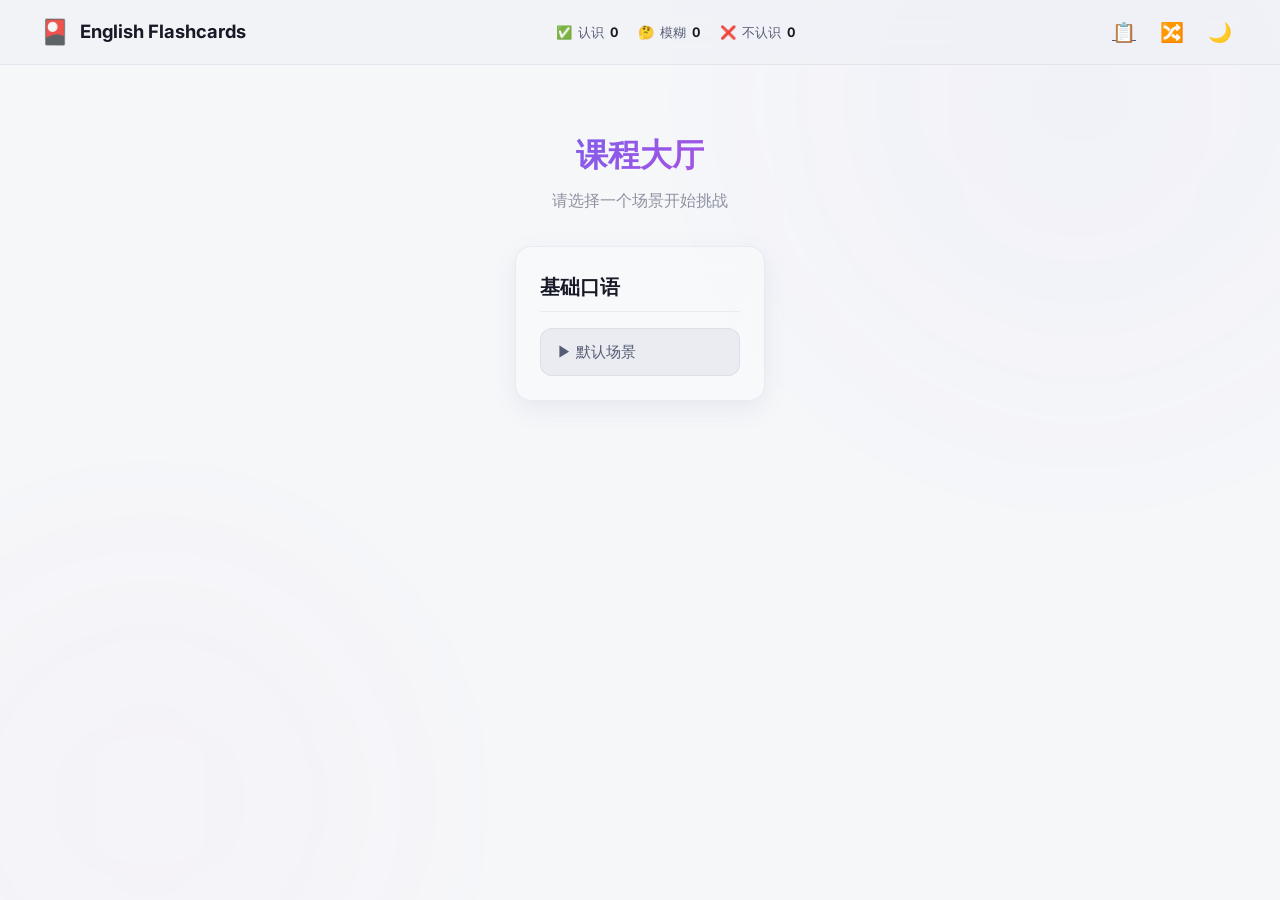
<file: client/index.html>
<!DOCTYPE html>
<html lang="zh-CN">
<head>
  <meta charset="UTF-8">
  <meta name="viewport" content="width=device-width, initial-scale=1.0">
  <meta name="description" content="英语抽认卡学习工具 — 通过翻转卡片、分类浏览和间隔重复高效学习英语日常表达">
  <meta name="theme-color" content="hsl(230, 25%, 8%)">
  <title>英语抽认卡 · English Flashcards</title>
  <link rel="icon" href="data:image/svg+xml,<svg xmlns='http://www.w3.org/2000/svg' viewBox='0 0 100 100'><text y='.9em' font-size='90'>🎴</text></svg>">
  <link rel="stylesheet" href="css/style.css">
</head>
<body>
  <!-- Skip Link -->
  <a href="#main-content" class="skip-link">跳转到主要内容</a>

  <!-- Header -->
  <header class="header">
    <div class="header-inner">
      <a href="/" class="logo" aria-label="英语抽认卡首页">
        <span class="logo-icon" aria-hidden="true">🎴</span>
        <span>English Flashcards</span>
      </a>

      <div class="header-stats" aria-label="学习统计">
        <div class="stat-badge">
          <span aria-hidden="true">✅</span>
          <span>认识</span>
          <span class="stat-value" id="stat-know">0</span>
        </div>
        <div class="stat-badge">
          <span aria-hidden="true">🤔</span>
          <span>模糊</span>
          <span class="stat-value" id="stat-fuzzy">0</span>
        </div>
        <div class="stat-badge">
          <span aria-hidden="true">❌</span>
          <span>不认识</span>
          <span class="stat-value" id="stat-unknown">0</span>
        </div>
      </div>

      <div class="header-actions">
        <a href="history.html" class="btn-icon" aria-label="学习记录" title="学习记录">📋</a>
        <button class="btn-icon" id="btn-shuffle" aria-label="随机打乱卡片" title="随机打乱">
          🔀
        </button>
        <button class="btn-icon" id="btn-theme" aria-label="切换亮色/暗色主题" title="切换主题">
          🌙
        </button>
      </div>
    </div>
  </header>

  <!-- Main Content -->
  <main class="main-content" id="main-content">
    <!-- Directory Section (Default) -->
    <section id="directory-view" class="directory-section" aria-label="课程目录" style="display: block;">
      <div class="directory-header">
        <h2>课程大厅</h2>
        <p>请选择一个场景开始挑战</p>
      </div>
      <div id="category-list" class="category-list">
        <p>加载课程目录中...</p>
      </div>
    </section>

    <!-- Card Section (Hidden by Default) -->
    <section id="study-view" class="card-section" aria-label="抽认卡学习区域" style="display: none;">
      <!-- Scene Header -->
      <div class="scene-header">
        <button id="btn-back-dir" class="btn-icon">← 返回目录</button>
        <h2 id="current-scene-title" class="scene-title">加载中...</h2>
      </div>

      <!-- Progress -->
      <div class="progress-info">
        <span id="progress-text">0 / 0 已学习</span>
        <span id="progress-percent">0%</span>
      </div>
      <div class="progress-bar-track" role="progressbar" aria-valuemin="0" aria-valuemax="100" aria-valuenow="0" id="progress-bar">
        <div class="progress-bar-fill" id="progress-fill" style="width: 0%"></div>
      </div>

      <!-- Flashcard -->
      <div class="card-container" id="card-container" role="button" tabindex="0" aria-label="点击或按空格翻转卡片">
        <div class="card" id="card">
          <div class="card-face card-front">
            <span class="card-label">问题 · Question</span>
            <p class="card-text" id="card-question">加载中…</p>
            <span class="card-hint" aria-hidden="true">
              点击翻转 · Press Space
            </span>
          </div>
          <div class="card-face card-back">
            <span class="card-label">答案 · Answer</span>
            <p class="card-text" id="card-answer"></p>
            <span class="card-hint" aria-hidden="true">
              评价你的掌握程度
            </span>
          </div>
        </div>
        <!-- Rating Feedback Overlay -->
        <div class="card-feedback" id="card-feedback" aria-live="polite">
          <span class="feedback-icon" id="feedback-icon"></span>
          <span class="feedback-text" id="feedback-text"></span>
        </div>
      </div>

      <!-- Card Navigation -->
      <div class="card-nav">
        <button class="btn-nav" id="btn-prev" aria-label="上一张卡片" title="上一张 (←)">
          ←
        </button>
        <span class="card-counter" id="card-counter" aria-live="polite">0 / 0</span>
        <button class="btn-nav" id="btn-next" aria-label="下一张卡片" title="下一张 (→)">
          →
        </button>
      </div>

      <!-- Rating Buttons -->
      <div class="rating-bar" aria-label="自评区域">
        <button class="btn-rate rate-know" id="btn-know" aria-label="认识这张卡片">
          <span aria-hidden="true">✅</span>
          认识
          <span class="rate-key">1</span>
        </button>
        <button class="btn-rate rate-fuzzy" id="btn-fuzzy" aria-label="模糊记忆">
          <span aria-hidden="true">🤔</span>
          模糊
          <span class="rate-key">2</span>
        </button>
        <button class="btn-rate rate-unknown" id="btn-unknown" aria-label="不认识这张卡片">
          <span aria-hidden="true">❌</span>
          不认识
          <span class="rate-key">3</span>
        </button>
      </div>
    </section>

    <!-- Keyboard Shortcuts -->
    <div class="shortcuts-panel" aria-label="键盘快捷键" id="shortcuts-panel" style="display: none;">
      <div class="shortcut"><kbd>Space</kbd> 翻转</div>
      <div class="shortcut"><kbd>←</kbd> 上一张</div>
      <div class="shortcut"><kbd>→</kbd> 下一张</div>
      <div class="shortcut"><kbd>1</kbd> 认识</div>
      <div class="shortcut"><kbd>2</kbd> 模糊</div>
      <div class="shortcut"><kbd>3</kbd> 不认识</div>
    </div>
  </main>

  <script src="js/app.js"></script>
</body>
</html>
</file>
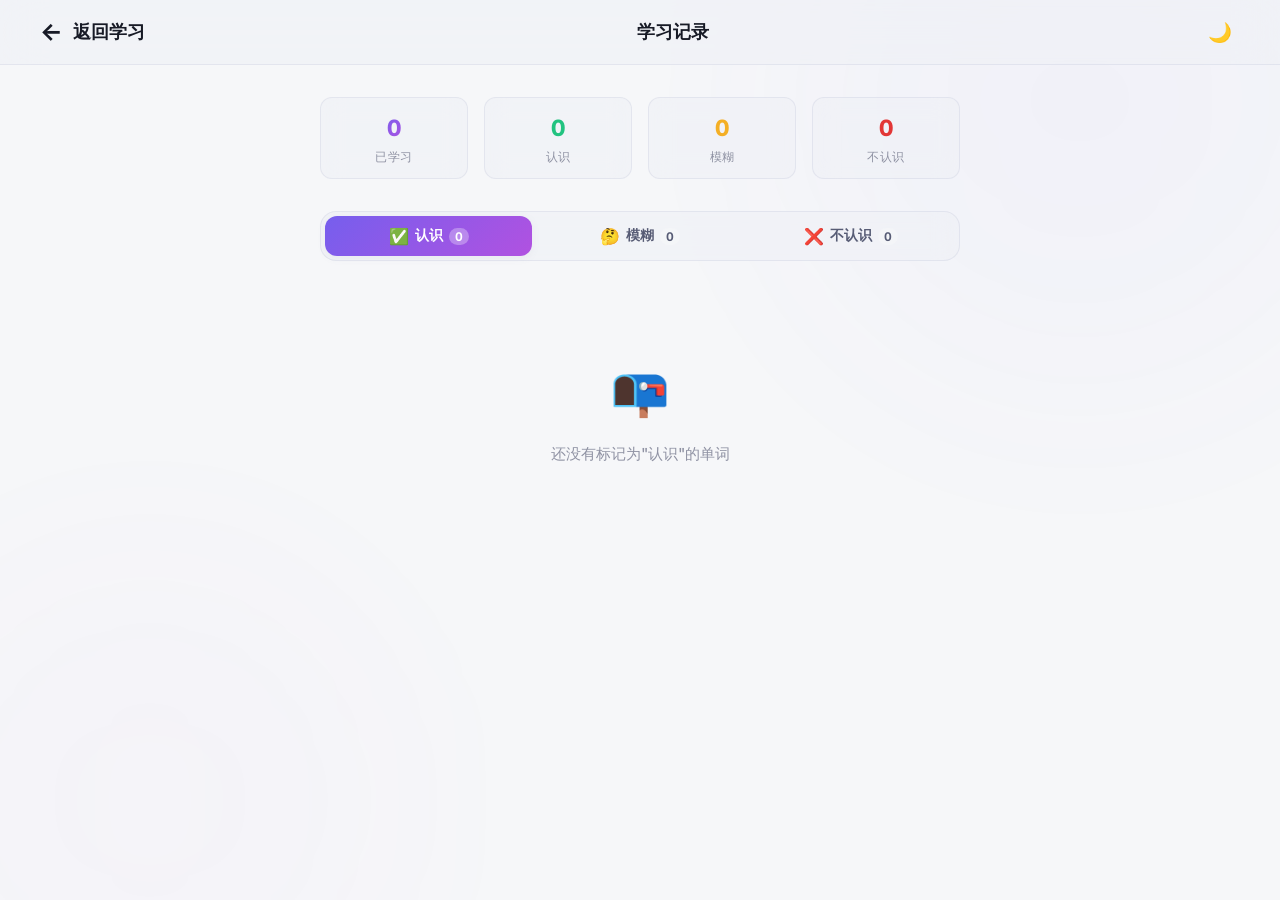
<file: client/history.html>
<!DOCTYPE html>
<html lang="zh-CN" data-theme="dark">
<head>
  <meta charset="UTF-8" />
  <meta name="viewport" content="width=device-width, initial-scale=1.0" />
  <meta name="theme-color" content="hsl(230, 25%, 8%)" />
  <title>学习记录 · Study History</title>
  <link rel="stylesheet" href="css/style.css" />
</head>
<body>
  <!-- Skip Link -->
  <a href="#main-content" class="skip-link">跳转到主要内容</a>

  <!-- Header -->
  <header class="header">
    <div class="header-inner">
      <a href="index.html" class="logo" aria-label="返回主页">
        <span class="logo-icon">←</span>
        <span>返回学习</span>
      </a>

      <h1 class="page-title">学习记录</h1>

      <div class="header-actions">
        <button class="btn-icon" id="btn-theme" aria-label="切换主题" title="切换主题">🌙</button>
      </div>
    </div>
  </header>

  <!-- Main Content -->
  <main class="main-content" id="main-content">

    <!-- Stats Summary -->
    <div class="history-stats">
      <div class="history-stat-item">
        <span class="history-stat-value" id="stat-total">0</span>
        <span class="history-stat-label">已学习</span>
      </div>
      <div class="history-stat-item">
        <span class="history-stat-value stat-know" id="stat-know-count">0</span>
        <span class="history-stat-label">认识</span>
      </div>
      <div class="history-stat-item">
        <span class="history-stat-value stat-fuzzy" id="stat-fuzzy-count">0</span>
        <span class="history-stat-label">模糊</span>
      </div>
      <div class="history-stat-item">
        <span class="history-stat-value stat-unknown" id="stat-unknown-count">0</span>
        <span class="history-stat-label">不认识</span>
      </div>
    </div>

    <!-- Tab Bar -->
    <nav class="tab-bar" role="tablist" aria-label="评分分类">
      <button class="tab active" role="tab" aria-selected="true" data-tab="know" id="tab-know">
        <span class="tab-icon">✅</span>
        <span class="tab-label">认识</span>
        <span class="tab-count" id="tab-know-count">0</span>
      </button>
      <button class="tab" role="tab" aria-selected="false" data-tab="fuzzy" id="tab-fuzzy">
        <span class="tab-icon">🤔</span>
        <span class="tab-label">模糊</span>
        <span class="tab-count" id="tab-fuzzy-count">0</span>
      </button>
      <button class="tab" role="tab" aria-selected="false" data-tab="unknown" id="tab-unknown">
        <span class="tab-icon">❌</span>
        <span class="tab-label">不认识</span>
        <span class="tab-count" id="tab-unknown-count">0</span>
      </button>
    </nav>

    <!-- Card List -->
    <div class="card-list" id="card-list" role="tabpanel">
      <!-- Dynamically generated -->
    </div>

    <!-- Empty State -->
    <div class="empty-state" id="empty-state" style="display: none;">
      <span class="empty-icon">📭</span>
      <p class="empty-text" id="empty-text">该分类下暂无单词</p>
    </div>

  </main>

  <!-- Study Modal (for fuzzy/unknown cards) -->
  <div class="modal-overlay" id="study-modal" style="display: none;" role="dialog" aria-modal="true" aria-label="学习模式">
    <div class="modal-content">
      <button class="modal-close" id="modal-close" aria-label="关闭">✕</button>

      <div class="modal-card-container" id="modal-card-container">
        <div class="modal-card" id="modal-card">
          <div class="modal-card-face modal-card-front">
            <span class="card-label">问题 · Question</span>
            <p class="card-text" id="modal-question">问题内容</p>
            <span class="card-hint">点击翻转</span>
          </div>
          <div class="modal-card-face modal-card-back">
            <span class="card-label">答案 · Answer</span>
            <p class="card-text modal-answer-text" id="modal-answer">答案内容</p>
            <span class="card-hint">评价你的掌握程度</span>
          </div>
        </div>
      </div>

      <div class="modal-actions">
        <button class="btn-rate rate-know" id="modal-know">✅ 认识</button>
        <button class="btn-rate rate-fuzzy" id="modal-fuzzy">🤔 模糊</button>
        <button class="btn-rate rate-unknown" id="modal-unknown">❌ 不认识</button>
      </div>
    </div>
  </div>

  <script src="js/history.js"></script>
</body>
</html>
</file>
<file: client/css/style.css>
/* ============================================
   English Flashcard Study - Design System
   ============================================ */

@import url('https://fonts.googleapis.com/css2?family=Inter:wght@300;400;500;600;700;800&display=swap');

/* --- CSS Custom Properties (Design Tokens) --- */
:root {
  /* Colors - Dark Theme (Default) */
  --bg-primary: hsl(230, 25%, 8%);
  --bg-secondary: hsl(230, 20%, 12%);
  --bg-card: hsla(230, 25%, 18%, 0.6);
  --bg-card-back: hsla(260, 30%, 22%, 0.6);
  --bg-glass: hsla(230, 25%, 15%, 0.4);
  --bg-hover: hsla(230, 25%, 25%, 0.5);

  --text-primary: hsl(0, 0%, 95%);
  --text-secondary: hsl(230, 15%, 65%);
  --text-muted: hsl(230, 15%, 45%);

  --accent-primary: hsl(250, 80%, 65%);
  --accent-secondary: hsl(280, 70%, 60%);
  --accent-gradient: linear-gradient(135deg, hsl(250, 80%, 65%), hsl(280, 70%, 60%));

  --success: hsl(155, 70%, 45%);
  --success-bg: hsla(155, 70%, 45%, 0.12);
  --warning: hsl(40, 90%, 55%);
  --warning-bg: hsla(40, 90%, 55%, 0.12);
  --danger: hsl(0, 75%, 55%);
  --danger-bg: hsla(0, 75%, 55%, 0.12);

  --border-subtle: hsla(230, 25%, 40%, 0.2);
  --border-glass: hsla(230, 25%, 60%, 0.15);

  --shadow-sm: 0 2px 8px hsla(0, 0%, 0%, 0.2);
  --shadow-md: 0 8px 24px hsla(0, 0%, 0%, 0.3);
  --shadow-lg: 0 16px 48px hsla(0, 0%, 0%, 0.4);
  --shadow-glow: 0 0 40px hsla(250, 80%, 65%, 0.15);

  --radius-sm: 8px;
  --radius-md: 12px;
  --radius-lg: 16px;
  --radius-xl: 20px;

  --font-family: 'Inter', -apple-system, BlinkMacSystemFont, 'Segoe UI', sans-serif;

  --transition-fast: 0.15s ease;
  --transition-normal: 0.25s ease;
  --transition-slow: 0.4s ease;

  color-scheme: dark;
}

/* --- Light Theme --- */
[data-theme="light"] {
  --bg-primary: hsl(220, 20%, 97%);
  --bg-secondary: hsl(220, 20%, 93%);
  --bg-card: hsla(220, 30%, 98%, 0.8);
  --bg-card-back: hsla(250, 25%, 96%, 0.8);
  --bg-glass: hsla(220, 25%, 95%, 0.6);
  --bg-hover: hsla(220, 25%, 88%, 0.5);

  --text-primary: hsl(230, 25%, 12%);
  --text-secondary: hsl(230, 15%, 40%);
  --text-muted: hsl(230, 10%, 60%);

  --accent-primary: hsl(250, 75%, 55%);
  --accent-secondary: hsl(280, 65%, 50%);

  --border-subtle: hsla(230, 20%, 50%, 0.12);
  --border-glass: hsla(230, 20%, 50%, 0.1);

  --shadow-sm: 0 2px 8px hsla(230, 20%, 50%, 0.08);
  --shadow-md: 0 8px 24px hsla(230, 20%, 50%, 0.1);
  --shadow-lg: 0 16px 48px hsla(230, 20%, 50%, 0.12);
  --shadow-glow: 0 0 40px hsla(250, 75%, 55%, 0.08);

  color-scheme: light;
}

/* --- Reset & Base --- */
*,
*::before,
*::after {
  margin: 0;
  padding: 0;
  box-sizing: border-box;
}

html {
  font-size: 16px;
  scroll-behavior: smooth;
  -webkit-tap-highlight-color: transparent;
}

body {
  font-family: var(--font-family);
  background: var(--bg-primary);
  color: var(--text-primary);
  line-height: 1.6;
  min-height: 100vh;
  overflow-x: hidden;
  transition: background-color var(--transition-normal), color var(--transition-normal);
}

/* Background Gradient Orbs */
body::before,
body::after {
  content: '';
  position: fixed;
  border-radius: 50%;
  filter: blur(120px);
  pointer-events: none;
  z-index: 0;
  opacity: 0.4;
}

body::before {
  width: 600px;
  height: 600px;
  background: hsla(250, 80%, 55%, 0.15);
  top: -200px;
  right: -100px;
}

body::after {
  width: 500px;
  height: 500px;
  background: hsla(280, 70%, 50%, 0.1);
  bottom: -150px;
  left: -100px;
}

[data-theme="light"] body::before {
  background: hsla(250, 80%, 65%, 0.08);
}

[data-theme="light"] body::after {
  background: hsla(280, 70%, 60%, 0.06);
}

/* --- Skip Link (Accessibility) --- */
.skip-link {
  position: absolute;
  top: -100%;
  left: 16px;
  background: var(--accent-primary);
  color: #fff;
  padding: 8px 16px;
  border-radius: var(--radius-sm);
  z-index: 1000;
  font-weight: 600;
  text-decoration: none;
}

.skip-link:focus {
  top: 16px;
}

/* --- Focus States --- */
:focus-visible {
  outline: 2px solid var(--accent-primary);
  outline-offset: 2px;
}

button:focus-visible,
a:focus-visible {
  outline: 2px solid var(--accent-primary);
  outline-offset: 2px;
  border-radius: var(--radius-sm);
}

/* --- Header / Nav --- */
.header {
  position: sticky;
  top: 0;
  z-index: 100;
  background: var(--bg-glass);
  backdrop-filter: blur(20px);
  -webkit-backdrop-filter: blur(20px);
  border-bottom: 1px solid var(--border-glass);
  padding: 0 24px;
}

.header-inner {
  max-width: 1200px;
  margin: 0 auto;
  display: flex;
  align-items: center;
  justify-content: space-between;
  height: 64px;
}

.logo {
  display: flex;
  align-items: center;
  gap: 10px;
  font-weight: 700;
  font-size: 1.15rem;
  color: var(--text-primary);
  text-decoration: none;
}

.logo-icon {
  font-size: 1.5rem;
}

.header-stats {
  display: flex;
  align-items: center;
  gap: 20px;
}

.stat-badge {
  display: flex;
  align-items: center;
  gap: 6px;
  font-size: 0.82rem;
  font-weight: 500;
  color: var(--text-secondary);
  font-variant-numeric: tabular-nums;
}

.stat-badge .stat-value {
  font-weight: 700;
  color: var(--text-primary);
}

.header-actions {
  display: flex;
  align-items: center;
  gap: 8px;
}

/* --- Icon Button --- */
.btn-icon {
  display: inline-flex;
  align-items: center;
  justify-content: center;
  width: 40px;
  height: 40px;
  border: none;
  border-radius: var(--radius-md);
  background: transparent;
  color: var(--text-secondary);
  cursor: pointer;
  font-size: 1.2rem;
  transition: background-color var(--transition-fast), color var(--transition-fast);
  touch-action: manipulation;
}

.btn-icon:hover {
  background: var(--bg-hover);
  color: var(--text-primary);
}

/* --- Main Content Layout --- */
.main-content {
  position: relative;
  z-index: 1;
  max-width: 1200px;
  margin: 0 auto;
  padding: 32px 24px 80px;
  display: flex;
  flex-direction: column;
  align-items: center;
  gap: 32px;
}

/* --- Card Area --- */
.card-section {
  width: 100%;
  max-width: 640px;
  display: flex;
  flex-direction: column;
  align-items: center;
  gap: 24px;
}

/* Progress Indicator */
.progress-info {
  display: flex;
  align-items: center;
  justify-content: space-between;
  width: 100%;
  font-size: 0.85rem;
  color: var(--text-secondary);
  font-variant-numeric: tabular-nums;
}

.progress-bar-track {
  width: 100%;
  height: 4px;
  background: var(--border-subtle);
  border-radius: 100px;
  overflow: hidden;
}

.progress-bar-fill {
  height: 100%;
  background: var(--accent-gradient);
  border-radius: 100px;
  transition: width var(--transition-normal);
}

/* --- Flashcard --- */
.card-container {
  width: 100%;
  aspect-ratio: 16 / 10;
  perspective: 1200px;
  cursor: pointer;
}

.card {
  position: relative;
  width: 100%;
  height: 100%;
  transition: transform 0.6s ease;
  transform-style: preserve-3d;
}

.card.flipped {
  transform: rotateY(180deg);
}

@media (prefers-reduced-motion: reduce) {
  .card {
    transition: none;
  }
  .card.flipped .card-front {
    visibility: hidden;
  }
  .card.flipped .card-back {
    visibility: visible;
  }
}

.card-face {
  position: absolute;
  inset: 0;
  backface-visibility: hidden;
  -webkit-backface-visibility: hidden;
  display: flex;
  flex-direction: column;
  align-items: center;
  justify-content: center;
  padding: 40px 32px;
  border-radius: var(--radius-xl);
  border: 1px solid var(--border-glass);
  text-align: center;
  overflow: hidden;
}

.card-front {
  background: var(--bg-card);
  backdrop-filter: blur(24px);
  -webkit-backdrop-filter: blur(24px);
  box-shadow: var(--shadow-md), var(--shadow-glow);
}

.card-back {
  background: var(--bg-card-back);
  backdrop-filter: blur(24px);
  -webkit-backdrop-filter: blur(24px);
  box-shadow: var(--shadow-md), var(--shadow-glow);
  transform: rotateY(180deg);
}

.card-label {
  position: absolute;
  top: 20px;
  left: 24px;
  font-size: 0.72rem;
  font-weight: 600;
  text-transform: uppercase;
  letter-spacing: 1.5px;
  color: var(--text-muted);
}

.card-text {
  font-size: 1.35rem;
  font-weight: 500;
  line-height: 1.7;
  color: var(--text-primary);
  max-width: 100%;
  word-break: break-word;
}

.card-back .card-text {
  font-size: 1.5rem;
  font-weight: 600;
  background: var(--accent-gradient);
  -webkit-background-clip: text;
  -webkit-text-fill-color: transparent;
  background-clip: text;
}

.card-hint {
  position: absolute;
  bottom: 20px;
  font-size: 0.78rem;
  color: var(--text-muted);
  display: flex;
  align-items: center;
  gap: 4px;
}

/* --- Rating Feedback Overlay --- */
.card-feedback {
  position: absolute;
  inset: 0;
  border-radius: var(--radius-xl);
  display: flex;
  flex-direction: column;
  align-items: center;
  justify-content: center;
  gap: 8px;
  pointer-events: none;
  opacity: 0;
  z-index: 10;
  transition: none;
}

.card-feedback.show {
  animation: feedbackFlash 0.7s ease forwards;
}

.feedback-icon {
  font-size: 2.5rem;
}

.feedback-text {
  font-size: 1.6rem;
  font-weight: 800;
  letter-spacing: 0.5px;
}

.card-feedback.feedback-know {
  background: hsla(155, 60%, 50%, 0.85);
  border: 2px solid hsla(155, 70%, 40%, 0.6);
}

.card-feedback.feedback-know .feedback-text {
  color: hsl(155, 90%, 15%);
}

.card-feedback.feedback-fuzzy {
  background: hsla(40, 80%, 55%, 0.85);
  border: 2px solid hsla(40, 90%, 45%, 0.6);
}

.card-feedback.feedback-fuzzy .feedback-text {
  color: hsl(30, 80%, 15%);
}

.card-feedback.feedback-unknown {
  background: hsla(0, 65%, 60%, 0.85);
  border: 2px solid hsla(0, 75%, 50%, 0.6);
}

.card-feedback.feedback-unknown .feedback-text {
  color: hsl(0, 0%, 100%);
}

@keyframes feedbackFlash {
  0% {
    opacity: 0;
    transform: scale(0.8);
  }
  15% {
    opacity: 1;
    transform: scale(1.03);
  }
  45% {
    opacity: 1;
    transform: scale(1);
  }
  100% {
    opacity: 0;
    transform: scale(1.05);
  }
}

@media (prefers-reduced-motion: reduce) {
  .card-feedback.show {
    animation: feedbackFlashReduced 0.5s ease forwards;
  }

  @keyframes feedbackFlashReduced {
    0% {
      opacity: 0;
    }
    20% {
      opacity: 1;
    }
    60% {
      opacity: 1;
    }
    100% {
      opacity: 0;
    }
  }
}

/* --- Navigation Buttons --- */
.card-nav {
  display: flex;
  align-items: center;
  justify-content: center;
  gap: 16px;
  width: 100%;
}

.btn-nav {
  display: inline-flex;
  align-items: center;
  justify-content: center;
  width: 48px;
  height: 48px;
  border: 1px solid var(--border-subtle);
  border-radius: var(--radius-md);
  background: var(--bg-glass);
  backdrop-filter: blur(12px);
  color: var(--text-secondary);
  cursor: pointer;
  font-size: 1.2rem;
  transition: background-color var(--transition-fast), color var(--transition-fast), border-color var(--transition-fast), transform var(--transition-fast);
  touch-action: manipulation;
}

.btn-nav:hover {
  background: var(--bg-hover);
  color: var(--text-primary);
  border-color: var(--text-muted);
  transform: scale(1.05);
}

.btn-nav:active {
  transform: scale(0.95);
}

.card-counter {
  font-size: 0.9rem;
  font-weight: 600;
  color: var(--text-secondary);
  font-variant-numeric: tabular-nums;
  min-width: 80px;
  text-align: center;
}

/* --- Rating Buttons --- */
.rating-bar {
  display: flex;
  gap: 12px;
  width: 100%;
  justify-content: center;
}

.btn-rate {
  flex: 1;
  max-width: 180px;
  display: inline-flex;
  align-items: center;
  justify-content: center;
  gap: 8px;
  padding: 14px 20px;
  border: 1px solid var(--border-subtle);
  border-radius: var(--radius-md);
  background: var(--bg-glass);
  backdrop-filter: blur(12px);
  color: var(--text-secondary);
  font-family: var(--font-family);
  font-size: 0.88rem;
  font-weight: 600;
  cursor: pointer;
  transition: background-color var(--transition-fast), color var(--transition-fast), border-color var(--transition-fast), transform var(--transition-fast), box-shadow var(--transition-fast);
  touch-action: manipulation;
}

.btn-rate:hover {
  transform: translateY(-2px);
  box-shadow: var(--shadow-sm);
}

.btn-rate:active {
  transform: translateY(0) scale(0.97);
}

.btn-rate.rate-know:hover {
  background: var(--success-bg);
  color: var(--success);
  border-color: var(--success);
}

.btn-rate.rate-fuzzy:hover {
  background: var(--warning-bg);
  color: var(--warning);
  border-color: var(--warning);
}

.btn-rate.rate-unknown:hover {
  background: var(--danger-bg);
  color: var(--danger);
  border-color: var(--danger);
}

.btn-rate .rate-key {
  font-size: 0.7rem;
  padding: 2px 6px;
  border-radius: 4px;
  background: hsla(0, 0%, 50%, 0.15);
  font-weight: 500;
}

/* --- Stats Summary Panel --- */
.stats-panel {
  display: grid;
  grid-template-columns: repeat(3, 1fr);
  gap: 12px;
  width: 100%;
  max-width: 640px;
}

.stats-card {
  display: flex;
  flex-direction: column;
  align-items: center;
  gap: 4px;
  padding: 16px 12px;
  border-radius: var(--radius-md);
  border: 1px solid var(--border-glass);
  background: var(--bg-glass);
  backdrop-filter: blur(12px);
}

.stats-card .stats-value {
  font-size: 1.5rem;
  font-weight: 800;
  font-variant-numeric: tabular-nums;
  background: var(--accent-gradient);
  -webkit-background-clip: text;
  -webkit-text-fill-color: transparent;
  background-clip: text;
}

.stats-card .stats-label {
  font-size: 0.75rem;
  font-weight: 500;
  color: var(--text-muted);
  text-transform: uppercase;
  letter-spacing: 0.5px;
}

/* --- Keyboard Shortcuts Panel --- */
.shortcuts-panel {
  display: flex;
  flex-wrap: wrap;
  gap: 16px;
  justify-content: center;
  padding: 16px 0;
  font-size: 0.78rem;
  color: var(--text-muted);
}

.shortcut {
  display: flex;
  align-items: center;
  gap: 6px;
}

.shortcut kbd {
  display: inline-flex;
  align-items: center;
  justify-content: center;
  min-width: 24px;
  height: 24px;
  padding: 0 6px;
  border: 1px solid var(--border-subtle);
  border-radius: 5px;
  background: var(--bg-secondary);
  font-family: var(--font-family);
  font-size: 0.72rem;
  font-weight: 600;
  color: var(--text-secondary);
}

/* --- Responsive --- */
@media (max-width: 640px) {
  .header {
    padding: 0 16px;
  }

  .header-stats {
    display: none;
  }

  .main-content {
    padding: 20px 16px 60px;
    gap: 20px;
  }

  .card-container {
    aspect-ratio: 4 / 3;
  }

  .card-face {
    padding: 32px 20px;
  }

  .card-text {
    font-size: 1.1rem;
  }

  .card-back .card-text {
    font-size: 1.2rem;
  }

  .rating-bar {
    gap: 8px;
  }

  .btn-rate {
    padding: 12px 12px;
    font-size: 0.82rem;
  }

  .btn-rate .rate-key {
    display: none;
  }

  .stats-panel {
    grid-template-columns: repeat(3, 1fr);
    gap: 8px;
  }

  .stats-card {
    padding: 12px 8px;
  }

  .stats-card .stats-value {
    font-size: 1.2rem;
  }

  .shortcuts-panel {
    display: none;
  }
}

/* --- Card Feedback Overlay (NotebookLM Style) --- */
.card-feedback {
  position: absolute;
  inset: 0;
  display: flex;
  flex-direction: column;
  align-items: center;
  justify-content: center;
  gap: 8px;
  border-radius: var(--radius-xl);
  z-index: 10;
  pointer-events: none;
  opacity: 0;
  /* Offset: shifted left-up + slight rotation for cross-layered look */
  transform: translate(-20px, -16px) rotate(-3deg) scale(0.97);
  transition: none;
}

.card-feedback.show {
  animation: feedbackPopIn 0.7s ease forwards;
}

/* Solid opaque backgrounds per rating */
.card-feedback.feedback-know {
  background: hsl(145, 55%, 88%);
  border: 2px solid hsl(155, 60%, 50%);
  box-shadow: 0 8px 32px hsla(155, 60%, 40%, 0.25);
}

.card-feedback.feedback-fuzzy {
  background: hsl(40, 90%, 88%);
  border: 2px solid hsl(40, 80%, 55%);
  box-shadow: 0 8px 32px hsla(40, 80%, 45%, 0.25);
}

.card-feedback.feedback-unknown {
  background: hsl(0, 70%, 90%);
  border: 2px solid hsl(0, 65%, 55%);
  box-shadow: 0 8px 32px hsla(0, 65%, 45%, 0.25);
}

/* Text styling */
.feedback-icon {
  font-size: 2.5rem;
  line-height: 1;
}

.feedback-text {
  font-size: 1.4rem;
  font-weight: 700;
  letter-spacing: 0.5px;
}

.card-feedback.feedback-know .feedback-text {
  color: hsl(155, 65%, 30%);
}

.card-feedback.feedback-fuzzy .feedback-text {
  color: hsl(35, 80%, 35%);
}

.card-feedback.feedback-unknown .feedback-text {
  color: hsl(0, 60%, 40%);
}

/* Animation: pop in offset, hold, then fade out */
@keyframes feedbackPopIn {
  0% {
    opacity: 0;
    transform: translate(-30px, -24px) rotate(-5deg) scale(0.9);
  }
  15% {
    opacity: 1;
    transform: translate(-20px, -16px) rotate(-3deg) scale(0.97);
  }
  70% {
    opacity: 1;
    transform: translate(-20px, -16px) rotate(-3deg) scale(0.97);
  }
  100% {
    opacity: 0;
    transform: translate(-15px, -10px) rotate(-2deg) scale(0.97);
  }
}

/* ============================================
   History Page - 学习记录
   ============================================ */

/* Page Title */
.page-title {
  font-size: 1.1rem;
  font-weight: 600;
  color: var(--text-primary);
}

/* --- History Stats Bar --- */
.history-stats {
  display: flex;
  gap: 16px;
  justify-content: center;
  width: 100%;
  max-width: 640px;
}

.history-stat-item {
  display: flex;
  flex-direction: column;
  align-items: center;
  gap: 2px;
  flex: 1;
  padding: 12px 8px;
  border-radius: var(--radius-md);
  border: 1px solid var(--border-glass);
  background: var(--bg-glass);
  backdrop-filter: blur(12px);
}

.history-stat-value {
  font-size: 1.4rem;
  font-weight: 800;
  font-variant-numeric: tabular-nums;
  background: var(--accent-gradient);
  -webkit-background-clip: text;
  -webkit-text-fill-color: transparent;
  background-clip: text;
}

.history-stat-value.stat-know {
  background: none;
  -webkit-text-fill-color: var(--success);
  color: var(--success);
}

.history-stat-value.stat-fuzzy {
  background: none;
  -webkit-text-fill-color: var(--warning);
  color: var(--warning);
}

.history-stat-value.stat-unknown {
  background: none;
  -webkit-text-fill-color: var(--danger);
  color: var(--danger);
}

.history-stat-label {
  font-size: 0.72rem;
  font-weight: 500;
  color: var(--text-muted);
  text-transform: uppercase;
  letter-spacing: 0.5px;
}

/* --- Tab Bar --- */
.tab-bar {
  display: flex;
  gap: 4px;
  width: 100%;
  max-width: 640px;
  padding: 4px;
  border-radius: var(--radius-lg);
  background: var(--bg-glass);
  border: 1px solid var(--border-glass);
  backdrop-filter: blur(12px);
}

.tab {
  flex: 1;
  display: flex;
  align-items: center;
  justify-content: center;
  gap: 6px;
  padding: 10px 16px;
  border: none;
  border-radius: var(--radius-md);
  background: transparent;
  color: var(--text-secondary);
  font-family: var(--font-family);
  font-size: 0.85rem;
  font-weight: 600;
  cursor: pointer;
  transition: background-color var(--transition-fast), color var(--transition-fast);
}

.tab:hover {
  background: var(--bg-hover);
  color: var(--text-primary);
}

.tab.active {
  background: var(--accent-gradient);
  color: #fff;
  box-shadow: var(--shadow-sm);
}

.tab-icon {
  font-size: 1rem;
}

.tab-count {
  font-size: 0.75rem;
  font-weight: 700;
  padding: 1px 6px;
  border-radius: 100px;
  background: hsla(0, 0%, 100%, 0.2);
  font-variant-numeric: tabular-nums;
}

.tab.active .tab-count {
  background: hsla(0, 0%, 100%, 0.3);
}

/* --- Card List --- */
.card-list {
  display: grid;
  grid-template-columns: 1fr;
  gap: 12px;
  width: 100%;
  max-width: 640px;
}

.history-card {
  display: flex;
  flex-direction: column;
  gap: 12px;
  padding: 20px;
  border-radius: var(--radius-lg);
  border: 1px solid var(--border-glass);
  background: var(--bg-glass);
  backdrop-filter: blur(12px);
  transition: border-color var(--transition-fast), box-shadow var(--transition-fast);
}

.history-card:hover {
  border-color: var(--accent-primary);
  box-shadow: var(--shadow-sm);
}

.history-card-content {
  display: flex;
  flex-direction: column;
  gap: 8px;
}

.history-card-question {
  font-size: 0.92rem;
  font-weight: 500;
  color: var(--text-primary);
  line-height: 1.5;
}

.history-card-answer {
  font-size: 0.88rem;
  font-weight: 600;
  color: var(--accent-primary);
  line-height: 1.4;
}

.history-card-actions {
  display: flex;
  gap: 8px;
  flex-wrap: wrap;
}

/* Move buttons (认识 tab) */
.btn-move {
  display: inline-flex;
  align-items: center;
  gap: 4px;
  padding: 6px 14px;
  border: 1px solid var(--border-subtle);
  border-radius: 100px;
  background: transparent;
  font-family: var(--font-family);
  font-size: 0.78rem;
  font-weight: 500;
  cursor: pointer;
  transition: all var(--transition-fast);
  color: var(--text-secondary);
}

.btn-move-fuzzy:hover {
  background: var(--warning-bg);
  color: var(--warning);
  border-color: var(--warning);
}

.btn-move-unknown:hover {
  background: var(--danger-bg);
  color: var(--danger);
  border-color: var(--danger);
}

/* Study button (模糊/不认识 tab) */
.btn-study {
  display: inline-flex;
  align-items: center;
  gap: 4px;
  padding: 8px 18px;
  border: 1px solid var(--accent-primary);
  border-radius: 100px;
  background: transparent;
  color: var(--accent-primary);
  font-family: var(--font-family);
  font-size: 0.82rem;
  font-weight: 600;
  cursor: pointer;
  transition: all var(--transition-fast);
}

.btn-study:hover {
  background: var(--accent-gradient);
  color: #fff;
  border-color: transparent;
  box-shadow: var(--shadow-sm);
}

/* --- Empty State --- */
.empty-state {
  display: flex;
  flex-direction: column;
  align-items: center;
  gap: 12px;
  padding: 60px 24px;
  color: var(--text-muted);
}

.empty-icon {
  font-size: 3rem;
}

.empty-text {
  font-size: 0.95rem;
  font-weight: 500;
}

/* --- Study Modal --- */
.modal-overlay {
  position: fixed;
  inset: 0;
  z-index: 200;
  display: flex;
  align-items: center;
  justify-content: center;
  background: hsla(0, 0%, 0%, 0.6);
  backdrop-filter: blur(8px);
  padding: 24px;
}

.modal-content {
  position: relative;
  width: 100%;
  max-width: 520px;
  display: flex;
  flex-direction: column;
  align-items: center;
  gap: 24px;
  padding: 32px 24px;
  border-radius: var(--radius-xl);
  background: var(--bg-secondary);
  border: 1px solid var(--border-glass);
  box-shadow: var(--shadow-lg);
}

.modal-close {
  position: absolute;
  top: 12px;
  right: 12px;
  width: 36px;
  height: 36px;
  display: flex;
  align-items: center;
  justify-content: center;
  border: none;
  border-radius: var(--radius-sm);
  background: transparent;
  color: var(--text-muted);
  font-size: 1.2rem;
  cursor: pointer;
  transition: background var(--transition-fast), color var(--transition-fast);
}

.modal-close:hover {
  background: var(--bg-hover);
  color: var(--text-primary);
}

/* Modal card (reuses flashcard flip logic) */
.modal-card-container {
  width: 100%;
  aspect-ratio: 16 / 10;
  perspective: 1000px;
  cursor: pointer;
}

.modal-card {
  position: relative;
  width: 100%;
  height: 100%;
  transition: transform 0.5s ease;
  transform-style: preserve-3d;
}

.modal-card.flipped {
  transform: rotateY(180deg);
}

.modal-card-face {
  position: absolute;
  inset: 0;
  backface-visibility: hidden;
  -webkit-backface-visibility: hidden;
  display: flex;
  flex-direction: column;
  align-items: center;
  justify-content: center;
  padding: 32px 24px;
  border-radius: var(--radius-lg);
  border: 1px solid var(--border-glass);
  text-align: center;
}

.modal-card-front {
  background: var(--bg-card);
  backdrop-filter: blur(24px);
  box-shadow: var(--shadow-md);
}

.modal-card-back {
  background: var(--bg-card-back);
  backdrop-filter: blur(24px);
  box-shadow: var(--shadow-md);
  transform: rotateY(180deg);
}

.modal-answer-text {
  background: var(--accent-gradient);
  -webkit-background-clip: text;
  -webkit-text-fill-color: transparent;
  background-clip: text;
  font-weight: 600 !important;
  font-size: 1.3rem !important;
}

.modal-actions {
  display: flex;
  gap: 10px;
  width: 100%;
}

.modal-actions .btn-rate {
  flex: 1;
  padding: 12px 16px;
  font-size: 0.85rem;
  max-width: none;
}

/* --- History Page Responsive --- */
@media (max-width: 640px) {
  .history-stats {
    gap: 8px;
  }

  .history-stat-item {
    padding: 8px 4px;
  }

  .history-stat-value {
    font-size: 1.1rem;
  }

  .tab {
    padding: 8px 8px;
    font-size: 0.78rem;
  }

  .tab-label {
    display: none;
  }

  .history-card {
    padding: 14px;
  }

  .modal-content {
    padding: 20px 16px;
  }
}

/* --- Utility --- */
.sr-only {
  position: absolute;
  width: 1px;
  height: 1px;
  padding: 0;
  margin: -1px;
  overflow: hidden;
  clip: rect(0, 0, 0, 0);
  white-space: nowrap;
  border: 0;
}

/* ============================================
   Directory & Hierarchy View
   ============================================ */

.directory-section {
  padding: 2rem 0;
  animation: fade-in 0.4s ease;
  z-index: 1;
  position: relative;
}

.directory-header {
  text-align: center;
  margin-bottom: 2rem;
}

.directory-header h2 {
  font-size: 2rem;
  font-weight: 800;
  margin-bottom: 0.5rem;
  background: var(--accent-gradient);
  -webkit-background-clip: text;
  -webkit-text-fill-color: transparent;
}

.directory-header p {
  color: var(--text-muted);
  font-size: 1rem;
}

.category-list {
  display: flex;
  flex-direction: column;
  gap: 1.5rem;
  max-width: 800px;
  margin: 0 auto;
}

.category-block {
  background: var(--bg-card);
  border: 1px solid var(--border-glass);
  border-radius: var(--radius-lg);
  padding: 1.5rem;
  backdrop-filter: blur(12px);
  -webkit-backdrop-filter: blur(12px);
  box-shadow: var(--shadow-md);
  transition: transform var(--transition-normal), box-shadow var(--transition-normal);
}

.category-block:hover {
  transform: translateY(-2px);
  box-shadow: var(--shadow-lg);
  border-color: var(--border-subtle);
}

.category-title {
  font-size: 1.25rem;
  font-weight: 600;
  color: var(--text-primary);
  margin-bottom: 1rem;
  border-bottom: 1px solid var(--border-glass);
  padding-bottom: 0.5rem;
}

.scene-list {
  display: grid;
  grid-template-columns: repeat(auto-fill, minmax(200px, 1fr));
  gap: 1rem;
}

.scene-item-btn {
  background: var(--bg-secondary);
  border: 1px solid var(--border-glass);
  color: var(--text-secondary);
  padding: 0.8rem 1rem;
  border-radius: var(--radius-md);
  font-size: 0.95rem;
  font-weight: 500;
  text-align: left;
  cursor: pointer;
  transition: all var(--transition-fast);
  display: flex;
  align-items: center;
  gap: 0.5rem;
}

.scene-item-btn:hover {
  background: var(--bg-hover);
  color: var(--text-primary);
  border-color: var(--accent-primary);
  transform: translateY(-1px);
}

.scene-header {
  display: flex;
  align-items: center;
  gap: 1rem;
  margin-bottom: 1.5rem;
  padding-bottom: 1rem;
  border-bottom: 1px solid var(--border-glass);
}

.scene-title {
  font-size: 1.5rem;
  font-weight: 700;
  color: var(--text-primary);
  margin: 0;
}

#btn-back-dir {
  background: var(--bg-glass);
  border: 1px solid var(--border-glass);
  color: var(--text-secondary);
  padding: 0.5rem 1rem;
  border-radius: var(--radius-md);
  cursor: pointer;
  font-size: 0.9rem;
  transition: all var(--transition-fast);
}

#btn-back-dir:hover {
  color: var(--text-primary);
  background: var(--bg-hover);
}
</file>
